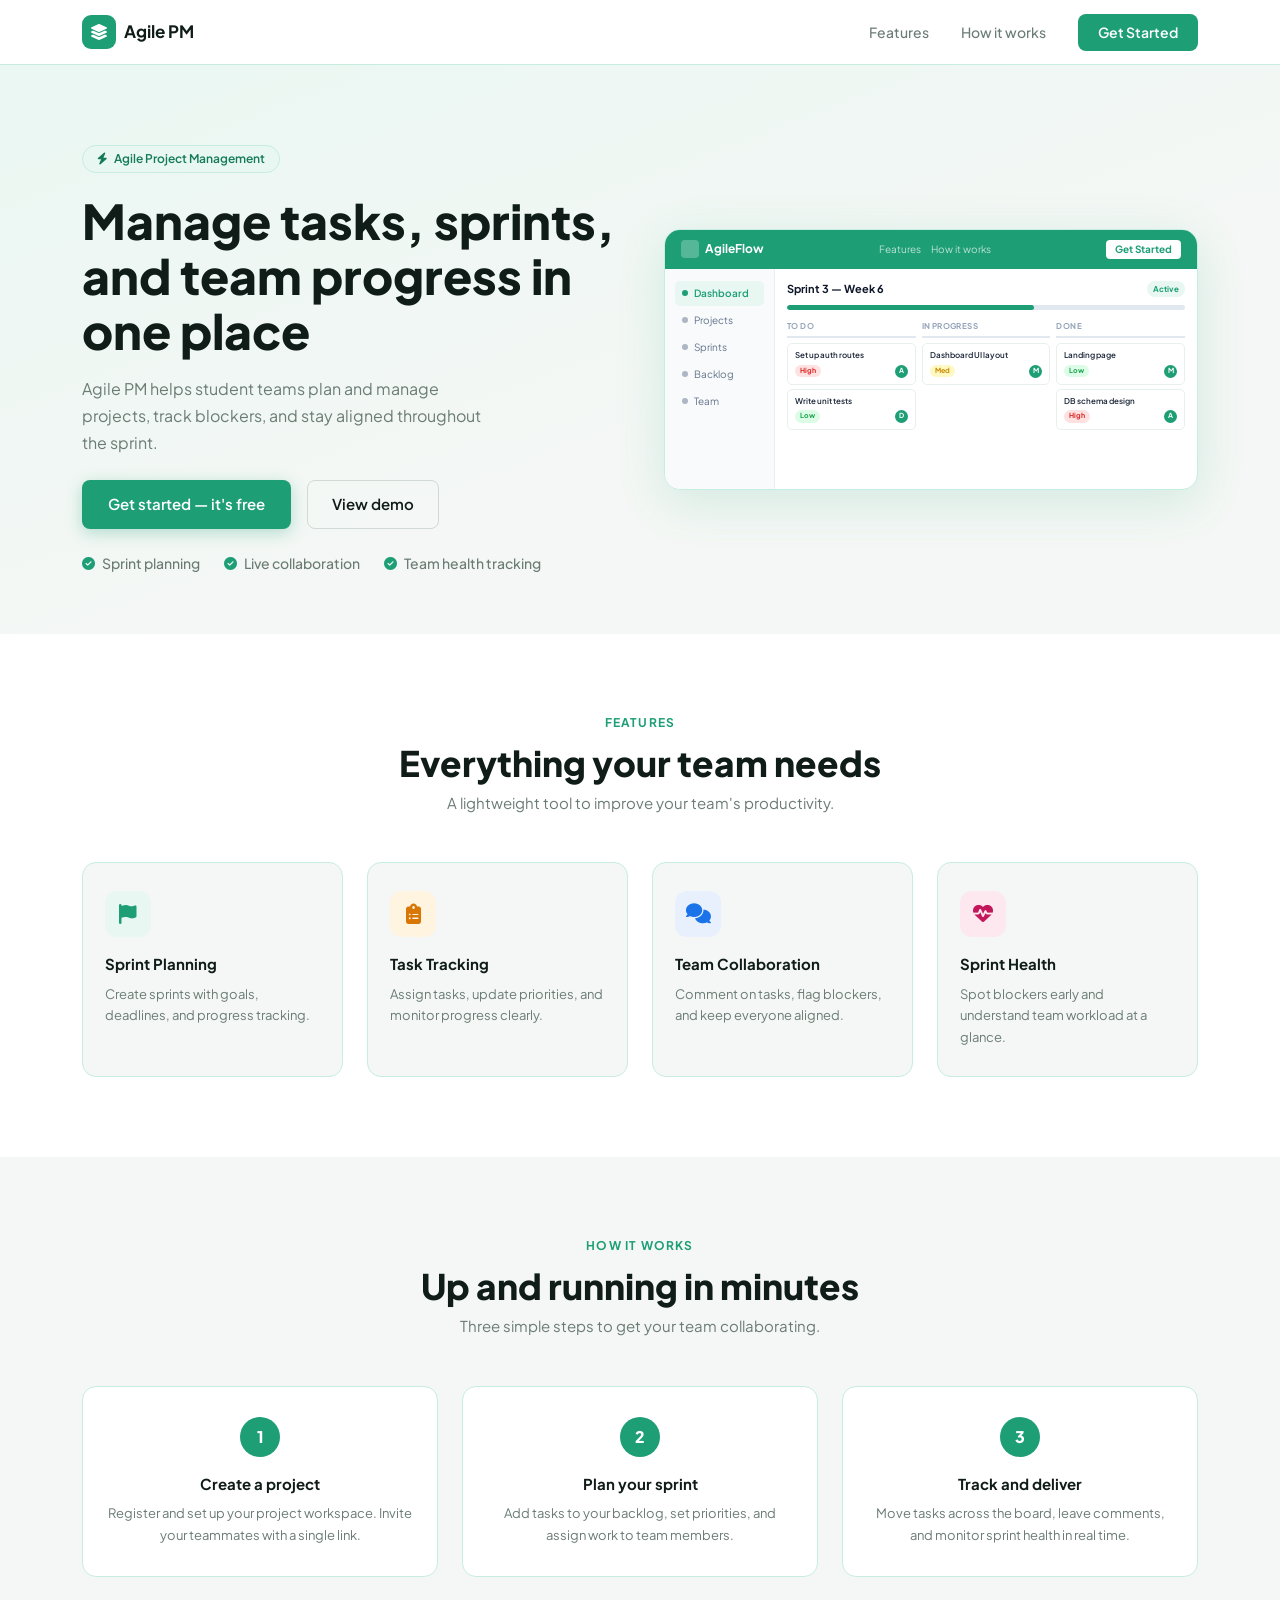
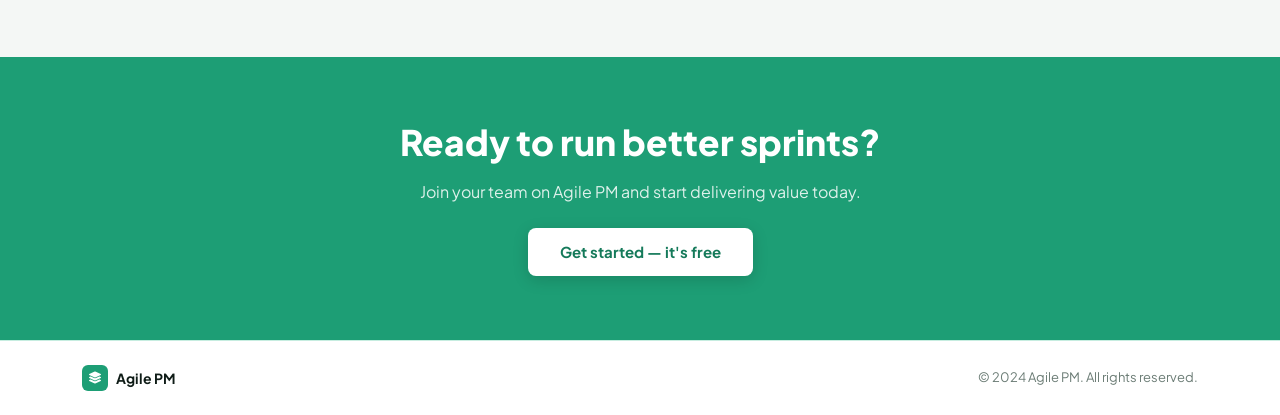
<file: index.html>
<!DOCTYPE html>
<html lang="en">
<head>
  <meta charset="UTF-8" />
  <meta name="viewport" content="width=device-width, initial-scale=1.0" />
  <title>Agile PM – Manage tasks, sprints, and team progress</title>

  <!-- Bootstrap 5 -->
  <link rel="stylesheet" href="https://cdn.jsdelivr.net/npm/bootstrap@5.3.2/dist/css/bootstrap.min.css" />
  <!-- Font Awesome -->
  <link rel="stylesheet" href="https://cdnjs.cloudflare.com/ajax/libs/font-awesome/6.5.0/css/all.min.css" />
  <!-- Google Fonts -->
  <link href="https://fonts.googleapis.com/css2?family=Plus+Jakarta+Sans:wght@400;500;600;700;800&display=swap" rel="stylesheet" />
  <!-- Page styles -->
  <link rel="stylesheet" href="assets/css/index.css" />
</head>
<body>

  <!-- NAVBAR -->
  <nav class="navbar navbar-expand-md sticky-top py-0">
    <div class="container" style="height:64px;">
      <a class="navbar-brand d-flex align-items-center gap-2" href="index.html">
        <div class="brand-icon"><i class="fas fa-layer-group"></i></div>
        <span class="brand-name">Agile PM</span>
      </a>
      <button class="navbar-toggler border-0" type="button" data-bs-toggle="collapse" data-bs-target="#navMenu">
        <span class="navbar-toggler-icon"></span>
      </button>
      <div class="collapse navbar-collapse justify-content-end" id="navMenu">
        <ul class="navbar-nav align-items-center gap-3 me-4">
          <li class="nav-item"><a class="nav-link" href="#features">Features</a></li>
          <li class="nav-item"><a class="nav-link" href="#how-it-works">How it works</a></li>
        </ul>
        <a href="auth.html" class="btn-get-started">Get Started</a>
      </div>
    </div>
  </nav>

  <!-- HERO -->
  <section class="hero-section">
    <div class="container">
      <div class="row align-items-center g-5">

        <!-- Left: text -->
        <div class="col-lg-6">
          <div class="hero-badge">
            <i class="fas fa-bolt"></i>
            Agile Project Management
          </div>
          <h1 class="mb-3">Manage tasks, sprints, and team progress in one place</h1>
          <p class="hero-sub mb-4">
            Agile PM helps student teams plan and manage projects, track blockers,
            and stay aligned throughout the sprint.
          </p>
          <div class="d-flex flex-wrap gap-3 mb-4">
            <a href="auth.html" class="btn-primary-green">Get started — it's free</a>
            <a href="#how-it-works" class="btn-outline-hero">View demo</a>
          </div>
          <div class="d-flex flex-wrap gap-4">
            <span class="hero-check"><i class="fas fa-check-circle"></i> Sprint planning</span>
            <span class="hero-check"><i class="fas fa-check-circle"></i> Live collaboration</span>
            <span class="hero-check"><i class="fas fa-check-circle"></i> Team health tracking</span>
          </div>
        </div>

        <!-- Right: coded dashboard mockup (no image file) -->
        <div class="col-lg-6">
          <div class="hero-mockup">
            <div class="mockup-topbar">
              <div class="mockup-logo">
                <div class="mockup-logo-dot"></div>
                AgileFlow
              </div>
              <div class="mockup-nav-dots">
                <span>Features</span>
                <span>How it works</span>
              </div>
              <div class="mockup-top-btn">Get Started</div>
            </div>
            <div class="mockup-content">
              <div class="mockup-sidebar">
                <div class="mockup-sidebar-item active">
                  <div class="mockup-sidebar-dot"></div> Dashboard
                </div>
                <div class="mockup-sidebar-item">
                  <div class="mockup-sidebar-dot"></div> Projects
                </div>
                <div class="mockup-sidebar-item">
                  <div class="mockup-sidebar-dot"></div> Sprints
                </div>
                <div class="mockup-sidebar-item">
                  <div class="mockup-sidebar-dot"></div> Backlog
                </div>
                <div class="mockup-sidebar-item">
                  <div class="mockup-sidebar-dot"></div> Team
                </div>
              </div>
              <div class="mockup-main">
                <div class="mockup-sprint-head">
                  <span class="mockup-sprint-title">Sprint 3 — Week 6</span>
                  <span class="mockup-sprint-badge">Active</span>
                </div>
                <div class="mockup-progress-bar">
                  <div class="mockup-progress-fill"></div>
                </div>
                <div class="mockup-cols">
                  <div>
                    <div class="mockup-col-head">To Do</div>
                    <div class="mockup-card">
                      <div class="mockup-card-title">Set up auth routes</div>
                      <div class="mockup-card-foot">
                        <span class="mockup-pill pill-red">High</span>
                        <div class="mockup-avatar">A</div>
                      </div>
                    </div>
                    <div class="mockup-card">
                      <div class="mockup-card-title">Write unit tests</div>
                      <div class="mockup-card-foot">
                        <span class="mockup-pill pill-green">Low</span>
                        <div class="mockup-avatar">D</div>
                      </div>
                    </div>
                  </div>
                  <div>
                    <div class="mockup-col-head">In Progress</div>
                    <div class="mockup-card">
                      <div class="mockup-card-title">Dashboard UI layout</div>
                      <div class="mockup-card-foot">
                        <span class="mockup-pill pill-yellow">Med</span>
                        <div class="mockup-avatar">M</div>
                      </div>
                    </div>
                  </div>
                  <div>
                    <div class="mockup-col-head">Done</div>
                    <div class="mockup-card">
                      <div class="mockup-card-title">Landing page</div>
                      <div class="mockup-card-foot">
                        <span class="mockup-pill pill-green">Low</span>
                        <div class="mockup-avatar">M</div>
                      </div>
                    </div>
                    <div class="mockup-card">
                      <div class="mockup-card-title">DB schema design</div>
                      <div class="mockup-card-foot">
                        <span class="mockup-pill pill-red">High</span>
                        <div class="mockup-avatar">A</div>
                      </div>
                    </div>
                  </div>
                </div>
              </div>
            </div>
          </div>
        </div>

      </div>
    </div>
  </section>

  <!-- FEATURES -->
  <section class="features-section" id="features">
    <div class="container">
      <div class="text-center mb-5">
        <div class="section-label">Features</div>
        <h2 class="section-title mb-2">Everything your team needs</h2>
        <p class="section-sub">A lightweight tool to improve your team's productivity.</p>
      </div>
      <div class="row g-4">
        <div class="col-sm-6 col-lg-3">
          <div class="feature-card">
            <div class="feature-icon icon-green"><i class="fas fa-flag"></i></div>
            <div class="feature-title">Sprint Planning</div>
            <p class="feature-desc">Create sprints with goals, deadlines, and progress tracking.</p>
          </div>
        </div>
        <div class="col-sm-6 col-lg-3">
          <div class="feature-card">
            <div class="feature-icon icon-amber"><i class="fas fa-clipboard-list"></i></div>
            <div class="feature-title">Task Tracking</div>
            <p class="feature-desc">Assign tasks, update priorities, and monitor progress clearly.</p>
          </div>
        </div>
        <div class="col-sm-6 col-lg-3">
          <div class="feature-card">
            <div class="feature-icon icon-blue"><i class="fas fa-comments"></i></div>
            <div class="feature-title">Team Collaboration</div>
            <p class="feature-desc">Comment on tasks, flag blockers, and keep everyone aligned.</p>
          </div>
        </div>
        <div class="col-sm-6 col-lg-3">
          <div class="feature-card">
            <div class="feature-icon icon-pink"><i class="fas fa-heart-pulse"></i></div>
            <div class="feature-title">Sprint Health</div>
            <p class="feature-desc">Spot blockers early and understand team workload at a glance.</p>
          </div>
        </div>
      </div>
    </div>
  </section>

  <!-- HOW IT WORKS -->
  <section class="how-section" id="how-it-works">
    <div class="container">
      <div class="text-center mb-5">
        <div class="section-label">How it works</div>
        <h2 class="section-title mb-2">Up and running in minutes</h2>
        <p class="section-sub">Three simple steps to get your team collaborating.</p>
      </div>
      <div class="row g-4">
        <div class="col-md-4">
          <div class="step-card">
            <div class="step-number">1</div>
            <div class="step-title">Create a project</div>
            <p class="step-desc">Register and set up your project workspace. Invite your teammates with a single link.</p>
          </div>
        </div>
        <div class="col-md-4">
          <div class="step-card">
            <div class="step-number">2</div>
            <div class="step-title">Plan your sprint</div>
            <p class="step-desc">Add tasks to your backlog, set priorities, and assign work to team members.</p>
          </div>
        </div>
        <div class="col-md-4">
          <div class="step-card">
            <div class="step-number">3</div>
            <div class="step-title">Track and deliver</div>
            <p class="step-desc">Move tasks across the board, leave comments, and monitor sprint health in real time.</p>
          </div>
        </div>
      </div>
    </div>
  </section>

  <!-- CTA -->
  <section class="cta-section text-center">
    <div class="container">
      <h2 class="mb-3">Ready to run better sprints?</h2>
      <p class="mb-4">Join your team on Agile PM and start delivering value today.</p>
      <a href="auth.html" class="btn-white">Get started — it's free</a>
    </div>
  </section>

  <!-- FOOTER -->
  <footer class="site-footer">
    <div class="container d-flex align-items-center justify-content-between flex-wrap gap-2">
      <a href="index.html" class="footer-brand">
        <div class="footer-brand-icon"><i class="fas fa-layer-group"></i></div>
        <span class="footer-brand-name">Agile PM</span>
      </a>
      <p class="footer-copy">© 2024 Agile PM. All rights reserved.</p>
    </div>
  </footer>

  <!-- Bootstrap 5 JS -->
  <script src="https://cdn.jsdelivr.net/npm/bootstrap@5.3.2/dist/js/bootstrap.bundle.min.js"></script>
</body>
</html>
</file>
<file: assets/css/index.css>
/* ── LANDING PAGE STYLES ── */
/* File: assets/css/index.css */

/* Google Font loaded in HTML head */

:root {
  --green-primary: #1D9E75;
  --green-dark:    #157a5a;
  --green-light:   #e8f7f2;
  --green-mid:     #c6ede0;
  --text-dark:     #0f1c17;
  --text-muted:    #6b7c75;
  --bg-page:       #f4f7f5;
}

body {
  font-family: 'Plus Jakarta Sans', sans-serif;
  background-color: var(--bg-page);
  color: var(--text-dark);
}

/* ── NAVBAR ── */
.navbar {
  border-bottom: 1px solid var(--green-mid);
  background: #ffffff !important;
}

.navbar-brand .brand-icon {
  width: 34px;
  height: 34px;
  background: var(--green-primary);
  border-radius: 9px;
  display: inline-flex;
  align-items: center;
  justify-content: center;
  color: white;
  font-size: 16px;
}

.navbar-brand .brand-name {
  font-size: 17px;
  font-weight: 700;
  color: var(--text-dark);
}

.nav-link {
  font-size: 14px;
  font-weight: 500;
  color: var(--text-muted) !important;
  transition: color 0.2s;
}

.nav-link:hover {
  color: var(--green-primary) !important;
}

.btn-get-started {
  background: var(--green-primary);
  color: white;
  border: none;
  border-radius: 8px;
  padding: 8px 20px;
  font-size: 14px;
  font-weight: 600;
  transition: background 0.2s, transform 0.15s;
  text-decoration: none;
}

.btn-get-started:hover {
  background: var(--green-dark);
  color: white;
  transform: translateY(-1px);
}

/* ── HERO ── */
.hero-section {
  background: linear-gradient(160deg, #eaf7f2 0%, var(--bg-page) 60%);
  padding: 80px 0 60px;
  overflow: hidden;
}

.hero-badge {
  display: inline-flex;
  align-items: center;
  gap: 6px;
  background: var(--green-light);
  color: var(--green-dark);
  border: 1px solid var(--green-mid);
  border-radius: 99px;
  padding: 4px 14px;
  font-size: 12px;
  font-weight: 600;
  margin-bottom: 20px;
}

.hero-section h1 {
  font-size: clamp(2rem, 4vw, 3rem);
  font-weight: 800;
  line-height: 1.15;
  color: var(--text-dark);
}

.hero-sub {
  font-size: 16px;
  color: var(--text-muted);
  line-height: 1.7;
  max-width: 420px;
}

.btn-primary-green {
  background: var(--green-primary);
  color: white;
  border: none;
  border-radius: 8px;
  padding: 13px 26px;
  font-size: 15px;
  font-weight: 600;
  box-shadow: 0 4px 16px rgba(29,158,117,0.3);
  transition: background 0.2s, transform 0.15s, box-shadow 0.2s;
  text-decoration: none;
  display: inline-block;
}

.btn-primary-green:hover {
  background: var(--green-dark);
  color: white;
  transform: translateY(-2px);
  box-shadow: 0 6px 20px rgba(29,158,117,0.35);
}

.btn-outline-hero {
  background: transparent;
  color: var(--text-dark);
  border: 1.5px solid #d1d9d5;
  border-radius: 8px;
  padding: 12px 24px;
  font-size: 15px;
  font-weight: 600;
  transition: border-color 0.2s, background 0.2s;
  text-decoration: none;
  display: inline-block;
}

.btn-outline-hero:hover {
  border-color: var(--green-primary);
  background: var(--green-light);
  color: var(--green-dark);
}

.hero-check {
  display: flex;
  align-items: center;
  gap: 7px;
  font-size: 14px;
  font-weight: 500;
  color: var(--text-muted);
}

.hero-check i {
  color: var(--green-primary);
  font-size: 13px;
}

/* ── DASHBOARD MOCKUP ── */
.hero-mockup {
  background: white;
  border-radius: 16px;
  box-shadow: 0 12px 48px rgba(29,158,117,0.15);
  border: 1px solid var(--green-mid);
  overflow: hidden;
}

.mockup-topbar {
  background: var(--green-primary);
  padding: 10px 16px;
  display: flex;
  align-items: center;
  justify-content: space-between;
}

.mockup-logo {
  color: white;
  font-size: 12px;
  font-weight: 700;
  display: flex;
  align-items: center;
  gap: 6px;
}

.mockup-logo-dot {
  width: 18px;
  height: 18px;
  background: rgba(255,255,255,0.25);
  border-radius: 4px;
}

.mockup-nav-dots {
  display: flex;
  gap: 10px;
}

.mockup-nav-dots span {
  color: rgba(255,255,255,0.7);
  font-size: 10px;
}

.mockup-top-btn {
  background: white;
  color: var(--green-primary);
  border-radius: 4px;
  padding: 2px 9px;
  font-size: 10px;
  font-weight: 700;
}

.mockup-content {
  display: grid;
  grid-template-columns: 110px 1fr;
  min-height: 220px;
}

.mockup-sidebar {
  background: #f8fafb;
  border-right: 1px solid #e8f0ec;
  padding: 12px 10px;
}

.mockup-sidebar-item {
  display: flex;
  align-items: center;
  gap: 6px;
  padding: 5px 7px;
  border-radius: 5px;
  font-size: 10px;
  color: #64748b;
  margin-bottom: 2px;
}

.mockup-sidebar-item.active {
  background: var(--green-light);
  color: var(--green-primary);
  font-weight: 600;
}

.mockup-sidebar-dot {
  width: 6px;
  height: 6px;
  border-radius: 50%;
  background: currentColor;
  opacity: 0.5;
  flex-shrink: 0;
}

.mockup-sidebar-item.active .mockup-sidebar-dot {
  opacity: 1;
}

.mockup-main {
  padding: 12px;
}

.mockup-sprint-head {
  display: flex;
  justify-content: space-between;
  align-items: center;
  margin-bottom: 8px;
}

.mockup-sprint-title {
  font-size: 11px;
  font-weight: 700;
  color: #0f172a;
}

.mockup-sprint-badge {
  background: var(--green-light);
  color: var(--green-primary);
  font-size: 8px;
  font-weight: 700;
  padding: 2px 6px;
  border-radius: 99px;
}

.mockup-progress-bar {
  background: #e2e8f0;
  border-radius: 99px;
  height: 5px;
  margin-bottom: 10px;
  overflow: hidden;
}

.mockup-progress-fill {
  background: var(--green-primary);
  height: 100%;
  width: 62%;
  border-radius: 99px;
}

.mockup-cols {
  display: grid;
  grid-template-columns: 1fr 1fr 1fr;
  gap: 6px;
}

.mockup-col-head {
  font-size: 8px;
  font-weight: 700;
  text-transform: uppercase;
  letter-spacing: 0.05em;
  color: #94a3b8;
  margin-bottom: 5px;
  padding-bottom: 4px;
  border-bottom: 2px solid #e2e8f0;
}

.mockup-card {
  background: white;
  border: 1px solid #e8f0ec;
  border-radius: 5px;
  padding: 6px 7px;
  margin-bottom: 4px;
}

.mockup-card-title {
  font-size: 8px;
  font-weight: 600;
  color: #1e293b;
  margin-bottom: 4px;
  line-height: 1.3;
}

.mockup-card-foot {
  display: flex;
  align-items: center;
  justify-content: space-between;
}

.mockup-pill {
  border-radius: 99px;
  padding: 1px 5px;
  font-size: 7px;
  font-weight: 700;
}

.pill-red    { background: #fee2e2; color: #dc2626; }
.pill-yellow { background: #fef9c3; color: #ca8a04; }
.pill-green  { background: #dcfce7; color: #16a34a; }

.mockup-avatar {
  width: 13px;
  height: 13px;
  border-radius: 50%;
  background: var(--green-primary);
  color: white;
  font-size: 7px;
  font-weight: 700;
  display: flex;
  align-items: center;
  justify-content: center;
}

/* ── FEATURES ── */
.features-section {
  background: white;
  padding: 80px 0;
}

.section-label {
  font-size: 12px;
  font-weight: 700;
  letter-spacing: 0.1em;
  text-transform: uppercase;
  color: var(--green-primary);
  margin-bottom: 10px;
}

.section-title {
  font-size: clamp(1.6rem, 3vw, 2.2rem);
  font-weight: 800;
  color: var(--text-dark);
}

.section-sub {
  font-size: 15px;
  color: var(--text-muted);
}

.feature-card {
  background: var(--bg-page);
  border: 1px solid var(--green-mid);
  border-radius: 14px;
  padding: 28px 22px;
  transition: box-shadow 0.2s, transform 0.2s;
  height: 100%;
}

.feature-card:hover {
  box-shadow: 0 4px 24px rgba(29,158,117,0.08);
  transform: translateY(-3px);
}

.feature-icon {
  width: 46px;
  height: 46px;
  border-radius: 12px;
  display: flex;
  align-items: center;
  justify-content: center;
  font-size: 20px;
  margin-bottom: 16px;
}

.icon-green  { background: var(--green-light); color: var(--green-primary); }
.icon-amber  { background: #fff4e0; color: #d97706; }
.icon-blue   { background: #e8f0fe; color: #1a73e8; }
.icon-pink   { background: #fde8f0; color: #c2185b; }

.feature-title {
  font-size: 15px;
  font-weight: 700;
  color: var(--text-dark);
  margin-bottom: 8px;
}

.feature-desc {
  font-size: 13px;
  color: var(--text-muted);
  line-height: 1.65;
  margin: 0;
}

/* ── HOW IT WORKS ── */
.how-section {
  background: var(--bg-page);
  padding: 80px 0;
}

.step-card {
  background: white;
  border: 1px solid var(--green-mid);
  border-radius: 14px;
  padding: 30px 24px;
  text-align: center;
  height: 100%;
}

.step-number {
  width: 40px;
  height: 40px;
  background: var(--green-primary);
  color: white;
  border-radius: 50%;
  display: flex;
  align-items: center;
  justify-content: center;
  font-size: 16px;
  font-weight: 800;
  margin: 0 auto 16px;
}

.step-title {
  font-size: 15px;
  font-weight: 700;
  color: var(--text-dark);
  margin-bottom: 8px;
}

.step-desc {
  font-size: 13px;
  color: var(--text-muted);
  line-height: 1.65;
  margin: 0;
}

/* ── CTA ── */
.cta-section {
  background: var(--green-primary);
  padding: 64px 0;
}

.cta-section h2 {
  font-size: clamp(1.6rem, 3vw, 2.2rem);
  font-weight: 800;
  color: white;
}

.cta-section p {
  font-size: 16px;
  color: rgba(255,255,255,0.85);
}

.btn-white {
  background: white;
  color: var(--green-dark);
  border: none;
  border-radius: 8px;
  padding: 13px 32px;
  font-size: 15px;
  font-weight: 700;
  box-shadow: 0 4px 16px rgba(0,0,0,0.15);
  transition: background 0.2s, transform 0.15s;
  text-decoration: none;
  display: inline-block;
}

.btn-white:hover {
  background: var(--green-light);
  color: var(--green-dark);
  transform: translateY(-2px);
}

/* ── FOOTER ── */
.site-footer {
  background: white;
  border-top: 1px solid var(--green-mid);
  padding: 24px 0;
}

.footer-brand {
  display: flex;
  align-items: center;
  gap: 8px;
  text-decoration: none;
}

.footer-brand-icon {
  width: 26px;
  height: 26px;
  background: var(--green-primary);
  border-radius: 6px;
  display: flex;
  align-items: center;
  justify-content: center;
  color: white;
  font-size: 12px;
}

.footer-brand-name {
  font-size: 14px;
  font-weight: 700;
  color: var(--text-dark);
}

.footer-copy {
  font-size: 13px;
  color: var(--text-muted);
  margin: 0;
}
</file>
